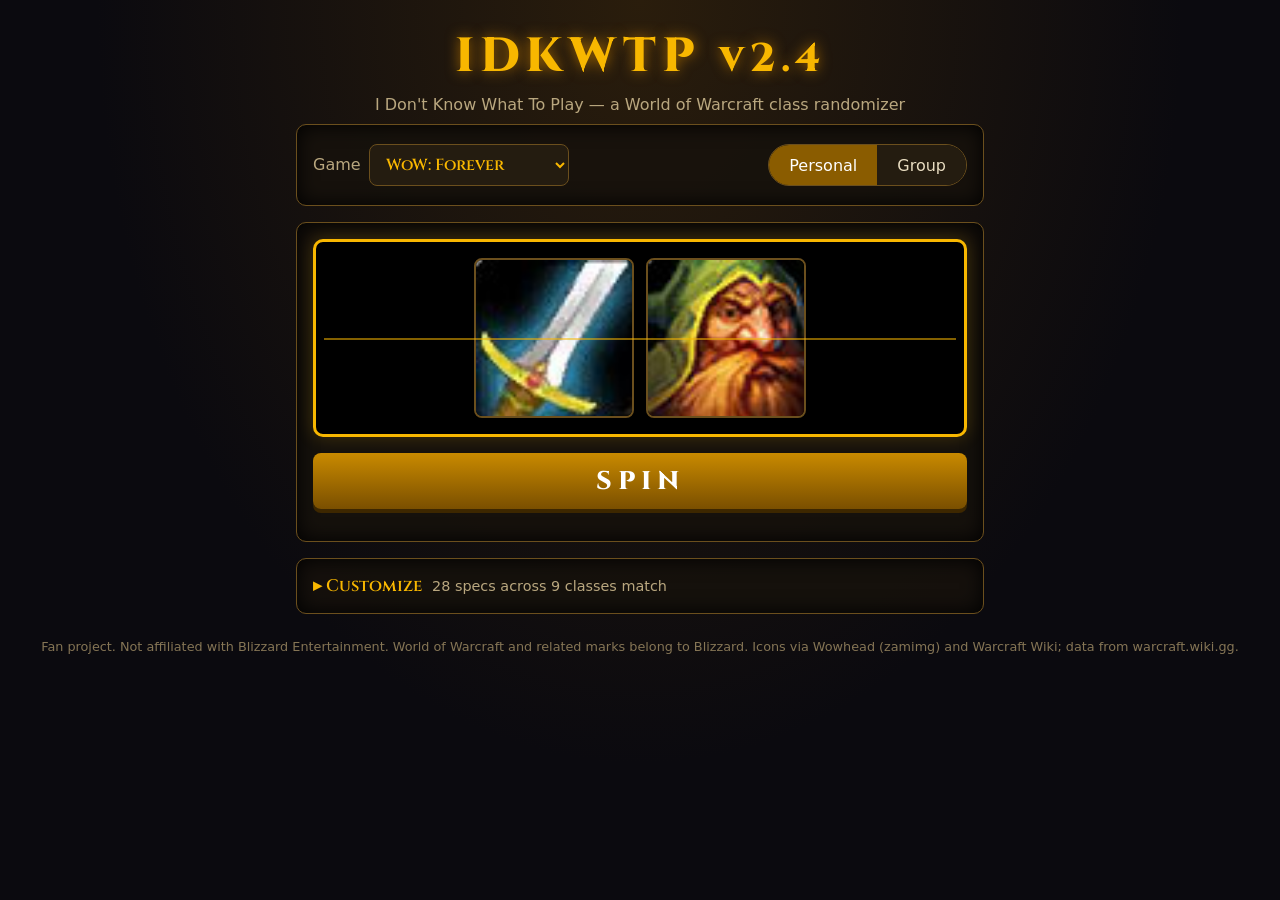
<file: index.html>
<!doctype html>
<html lang="en">
  <head>
    <meta charset="utf-8" />
    <meta name="viewport" content="width=device-width,initial-scale=1" />
    <title>IDKWTP v2.4 — I Don't Know What To Play</title>
    <link rel="preconnect" href="https://fonts.googleapis.com" />
    <link
      href="https://fonts.googleapis.com/css2?family=Cinzel:wght@600;800&display=swap"
      rel="stylesheet"
    />
    <link rel="stylesheet" href="style.css" />
    <link rel="icon" href="assets/classes/warrior.jpg" />
  </head>
  <body>
    <header>
      <h1>IDKWTP <small class="ver">v2.4</small></h1>
      <p>I Don't Know What To Play — a World of Warcraft class randomizer</p>
    </header>
    <main>
      <section class="panel top" data-ui="setup">
        <div class="row center">
          <label class="game"
            >Game
            <select id="game">
              <option value="forever">WoW: Forever</option>
              <option value="retail">Retail (Midnight)</option>
            </select>
          </label>
          <div class="tabs" role="tablist">
            <button data-mode="solo" class="on">Personal</button
            ><button data-mode="group">Group</button>
          </div>
        </div>
        <div id="groupbox" hidden>
          <h2>Players</h2>
          <div class="row">
            <input id="pname" placeholder="Player name" aria-label="Player name" /><button
              id="padd"
            >
              Add
            </button>
          </div>
          <ul id="plist"></ul>
          <label><input type="checkbox" id="nodup" checked /> Avoid duplicate classes</label>
          <label><input type="checkbox" id="comp" /> Enforce 1 tank / 1 healer / rest DPS</label>
        </div>
      </section>
      <section class="panel stage" data-ui="machine">
        <div class="machine">
          <div class="reel"><div class="strip" id="r1"></div></div>
          <div class="reel"><div class="strip" id="r2"></div></div>
        </div>
        <button id="spin" class="big" aria-describedby="count">SPIN</button>
        <div id="tally"></div>
        <div id="result" aria-live="polite"></div>
      </section>
      <details class="panel" data-ui="customize">
        <summary>Customize <span id="count" aria-live="polite"></span></summary>
        <h2>What do you like?</h2>
        <div id="filters"></div>
        <div class="row">
          <label
            >Format
            <select id="bo">
              <option value="1">Single roll</option>
              <option value="3">Best of 3</option>
              <option value="5">Best of 5</option>
            </select>
          </label>
          <label id="faclbl"
            >Faction
            <select id="fac">
              <option value="">Any</option>
              <option>Alliance</option>
              <option>Horde</option>
            </select>
          </label>
        </div>
      </details>
    </main>
    <footer>
      Fan project. Not affiliated with Blizzard Entertainment. World of Warcraft and related marks
      belong to Blizzard. Icons via Wowhead (zamimg) and Warcraft Wiki; data from warcraft.wiki.gg.
    </footer>
    <script src="data/forever.js"></script>
    <script src="data/retail.js"></script>
    <script src="app.js"></script>
  </body>
</html>
</file>
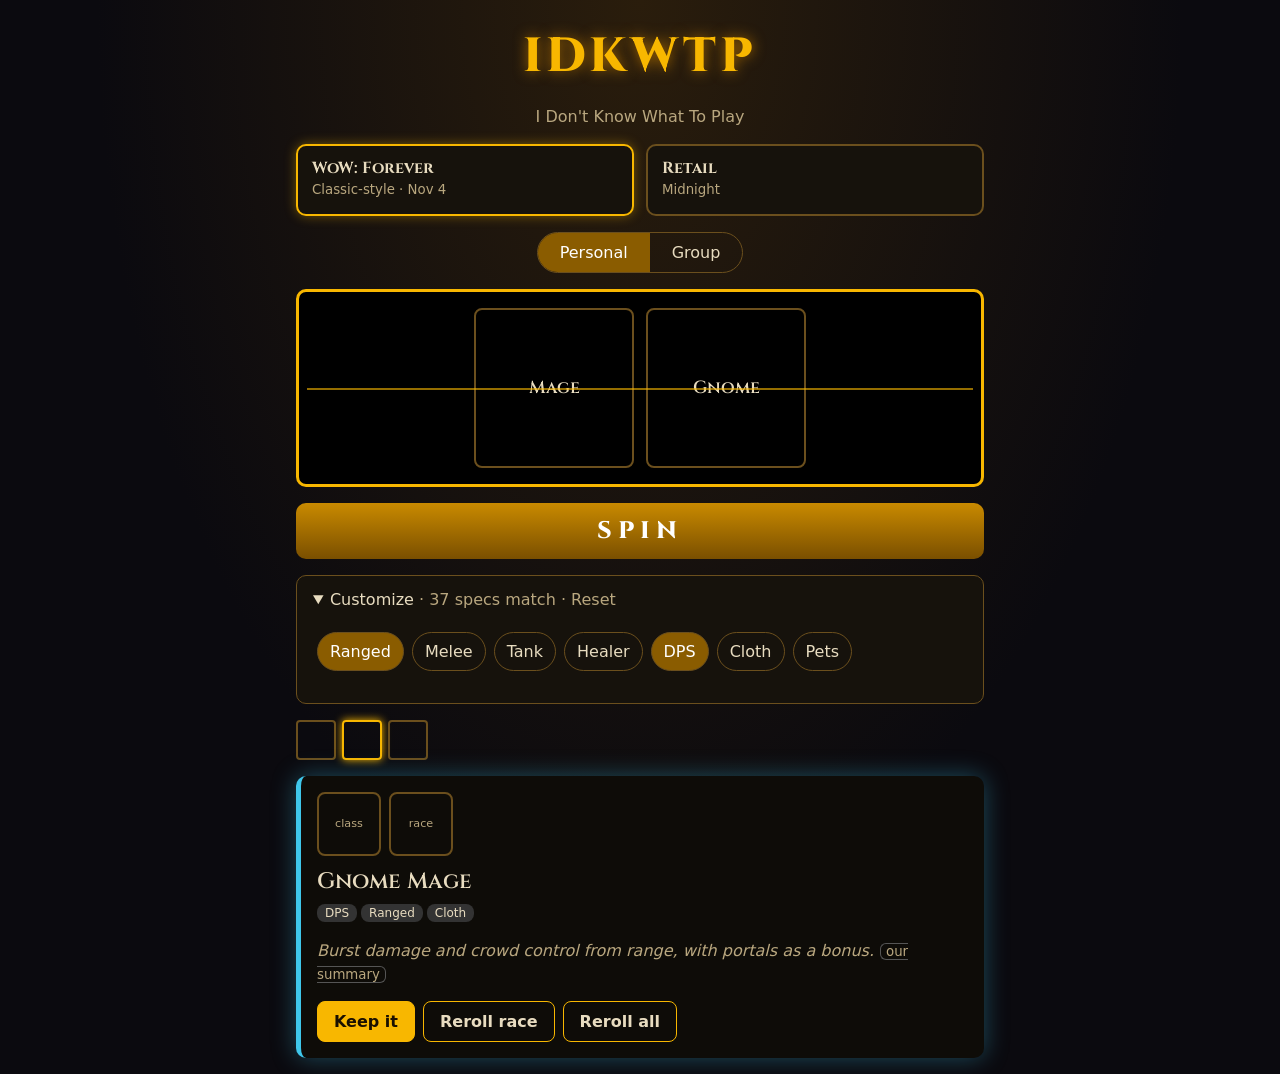
<file: design/mockup.html>
<!doctype html><html lang="en"><head><meta charset="utf-8"><meta name="viewport" content="width=device-width,initial-scale=1"><title>IDKWTP round 2 mockup</title>
<link href="https://fonts.googleapis.com/css2?family=Cinzel:wght@600;800&display=swap" rel="stylesheet">
<style>
:root{--bg:#0b0a0f;--panel:#16120c;--panel-2:#0e0c08;--line:#6b4f1d;--gold:#f8b700;--text:#e8dcc0;--muted:#b9a77f;--r:10px;--fd:"Cinzel",Georgia,serif;--fu:system-ui,"Segoe UI",Roboto,sans-serif;--cc:#3FC7EB}
*{box-sizing:border-box}body{margin:0;background:var(--bg) radial-gradient(ellipse at top,#2a1d0c,var(--bg) 60%);color:var(--text);font:16px/1.45 var(--fu)}
main{max-width:720px;margin:auto;padding:16px;display:grid;gap:16px}h1{font:800 3rem var(--fd);color:var(--gold);text-align:center;margin:8px 0 0;letter-spacing:4px;text-shadow:0 0 14px #a46800}
.sub{text-align:center;color:var(--muted);margin:0}
.games{display:grid;grid-template-columns:1fr 1fr;gap:12px}.game{height:72px;border:2px solid var(--line);border-radius:var(--r);background:var(--panel);padding:10px 14px}.game b{font-family:var(--fd)}.game small{display:block;color:var(--muted)}.game.on{border-color:var(--gold);box-shadow:0 0 12px #f8b70066}
.seg{display:flex;border:1px solid var(--line);border-radius:999px;overflow:hidden;width:max-content;margin:auto}.seg span{padding:8px 22px}.seg .on{background:#8a5c00;color:#fff}
.machine{background:#000;border:3px solid var(--gold);border-radius:var(--r);padding:16px;display:flex;gap:12px;justify-content:center;position:relative}.reel{width:160px;height:160px;border:2px solid var(--line);border-radius:8px;display:grid;place-items:center;font:600 1.1rem var(--fd)}.machine:after{content:"";position:absolute;left:8px;right:8px;top:50%;border-top:2px solid #f8b70099}
.spin{height:56px;width:100%;border:0;border-radius:var(--r);background:linear-gradient(#c98a00,#7a4f00);color:#fff;font:800 1.5rem var(--fd);letter-spacing:6px}
details{background:var(--panel);border:1px solid var(--line);border-radius:var(--r);padding:12px 16px}summary{cursor:pointer}summary em{color:var(--muted);font-style:normal}
.chip{display:inline-block;padding:7px 12px;margin:4px;border:1px solid var(--line);border-radius:999px}.chip.on{background:#8a5c00;color:#fff}
.card{background:var(--panel-2);border-left:5px solid var(--cc);border-radius:var(--r);padding:16px;box-shadow:0 0 24px #3fc7eb59}.icons{display:flex;gap:8px}.ic{width:64px;height:64px;border-radius:8px;border:2px solid var(--line);display:grid;place-items:center;font-size:.7rem;color:var(--muted)}
.card h3{font:600 1.4rem var(--fd);margin:10px 0 4px}.tag{font-size:.75rem;background:#333;border-radius:8px;padding:2px 8px;margin-right:4px}.why{font-style:italic;color:var(--muted)}.why small{font-style:normal;border:1px solid #555;border-radius:6px;padding:0 5px;margin-left:6px}
.acts{display:flex;flex-wrap:wrap;gap:8px;margin-top:12px}.acts button{font:600 1rem var(--fu);padding:10px 16px;border-radius:8px;border:1px solid var(--gold);background:none;color:var(--text)}.acts .p{background:var(--gold);color:#1a1000}
.thumbs{display:flex;gap:6px}.thumbs i{width:40px;height:40px;border:2px solid var(--line);border-radius:4px}.thumbs i.w{border-color:var(--gold);box-shadow:0 0 8px var(--gold)}
@media(max-width:480px){h1{font-size:2rem}.reel{width:112px;height:112px}}
</style></head><body><main>
<h1>IDKWTP</h1><p class="sub">I Don't Know What To Play</p>
<div class="games"><div class="game on"><b>WoW: Forever</b><small>Classic-style · Nov 4</small></div><div class="game"><b>Retail</b><small>Midnight</small></div></div>
<div class="seg"><span class="on">Personal</span><span>Group</span></div>
<div class="machine"><div class="reel">Mage</div><div class="reel">Gnome</div></div>
<button class="spin">SPIN</button>
<details open><summary>Customize <em>· 37 specs match · Reset</em></summary><p><span class="chip on">Ranged</span><span class="chip">Melee</span><span class="chip">Tank</span><span class="chip">Healer</span><span class="chip on">DPS</span><span class="chip">Cloth</span><span class="chip">Pets</span></p></details>
<div class="thumbs"><i></i><i class="w"></i><i></i></div>
<section class="card" aria-live="polite"><div class="icons"><div class="ic">class</div><div class="ic">race</div></div>
<h3>Gnome Mage</h3><span class="tag">DPS</span><span class="tag">Ranged</span><span class="tag">Cloth</span>
<p class="why">Burst damage and crowd control from range, with portals as a bonus.<small>our summary</small></p>
<div class="acts"><button class="p">Keep it</button><button>Reroll race</button><button>Reroll all</button></div></section>
</main></body></html>
</file>
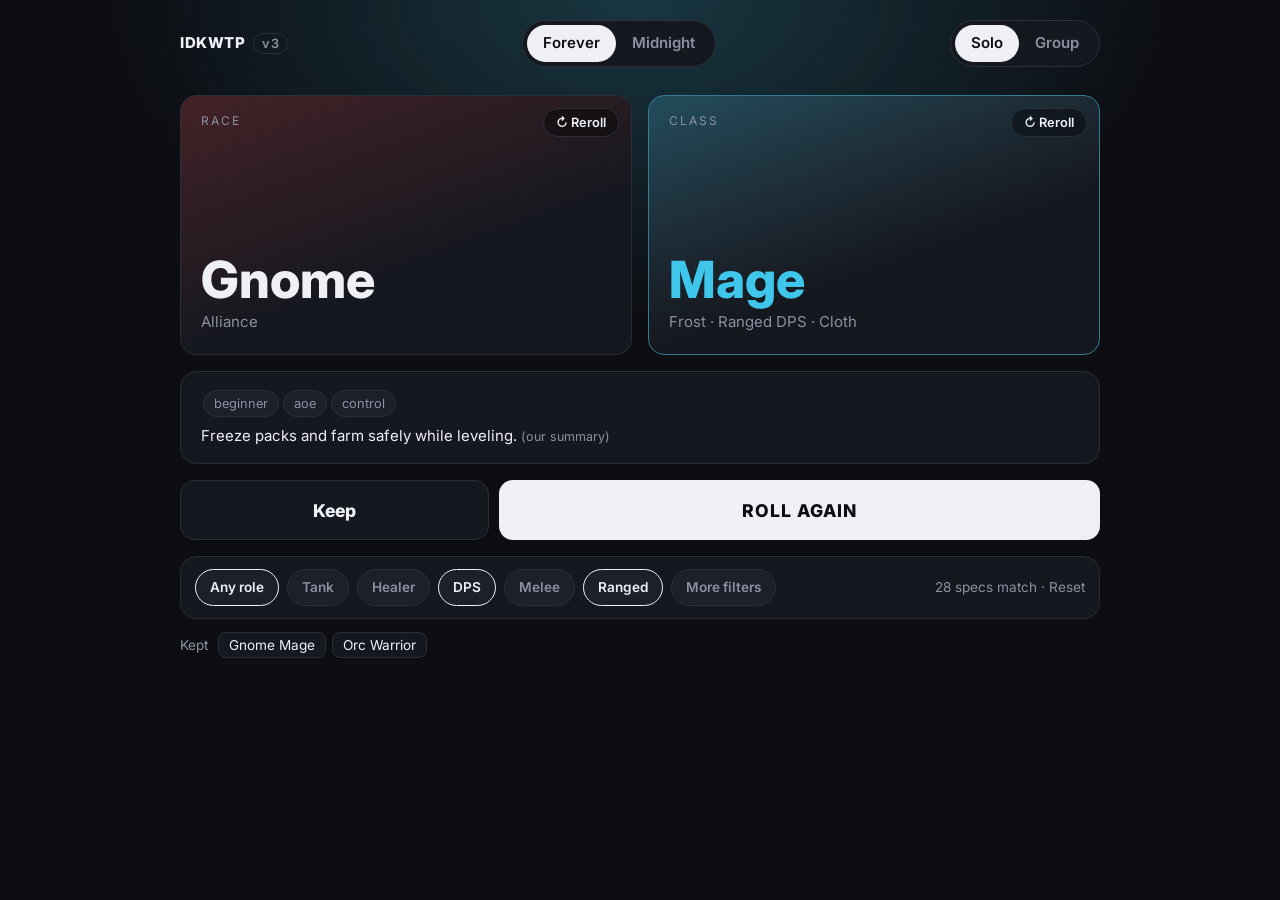
<file: design/v3-mockup.html>
<!doctype html><html lang="en"><head><meta charset="utf-8"><meta name="viewport" content="width=device-width,initial-scale=1"><title>IDKWTP v3 direction</title>
<link href="https://fonts.googleapis.com/css2?family=Inter:wght@400;600;800&display=swap" rel="stylesheet">
<style>
:root{--bg:#0d0e12;--surf:#16181f;--surf2:#1d2029;--line:#2a2e3a;--text:#eef0f5;--muted:#8b91a3;--cc:#3FC7EB;--rc:#B83A3A;--r:16px;--f:Inter,system-ui,sans-serif}
*{box-sizing:border-box}body{margin:0;background:var(--bg);color:var(--text);font:15px/1.5 var(--f)}
body:before{content:"";position:fixed;inset:0;background:radial-gradient(60% 50% at 50% 0%,color-mix(in srgb,var(--cc) 22%,transparent),transparent 70%);pointer-events:none}
.wrap{max-width:960px;margin:auto;padding:20px;position:relative}
nav{display:flex;align-items:center;justify-content:space-between;margin-bottom:28px}
.logo{font-weight:800;letter-spacing:.5px}.logo span{color:var(--muted);font-weight:600;font-size:.8rem;margin-left:8px;border:1px solid var(--line);border-radius:99px;padding:2px 8px}
.seg{display:flex;background:var(--surf);border:1px solid var(--line);border-radius:99px;padding:4px}.seg b{padding:7px 16px;border-radius:99px;font-weight:600;color:var(--muted)}.seg b.on{background:var(--text);color:var(--bg)}
.hero{display:grid;grid-template-columns:1fr 1fr;gap:16px}
.slot{background:var(--surf);border:1px solid var(--line);border-radius:var(--r);padding:20px;min-height:260px;display:flex;flex-direction:column;justify-content:flex-end;position:relative;overflow:hidden}
.slot .k{position:absolute;top:16px;left:20px;font-size:.75rem;letter-spacing:2px;text-transform:uppercase;color:var(--muted)}
.slot .big{font-size:3.2rem;font-weight:800;line-height:1}.slot .sub{color:var(--muted);margin-top:6px}
.slot.c{background:linear-gradient(160deg,color-mix(in srgb,var(--cc) 30%,var(--surf)),var(--surf) 60%);border-color:color-mix(in srgb,var(--cc) 50%,var(--line))}.slot.c .big{color:var(--cc)}
.slot.r{background:linear-gradient(160deg,color-mix(in srgb,var(--rc) 28%,var(--surf)),var(--surf) 60%)}
.slot .re{position:absolute;top:12px;right:12px;background:#0006;border:1px solid var(--line);color:var(--text);border-radius:99px;padding:6px 12px;font:600 .8rem var(--f)}
.why{grid-column:1/-1;background:var(--surf);border:1px solid var(--line);border-radius:var(--r);padding:16px 20px;display:flex;gap:16px;align-items:center;justify-content:space-between;flex-wrap:wrap}
.chips span{display:inline-block;background:var(--surf2);border:1px solid var(--line);border-radius:99px;padding:3px 10px;margin:2px;font-size:.8rem;color:var(--muted)}
.why p{margin:6px 0 0}.why small{color:var(--muted)}
.cta{display:flex;gap:10px;margin:16px 0}.cta button{flex:1;height:60px;border-radius:14px;font:800 1.1rem var(--f);border:1px solid var(--line);background:var(--surf);color:var(--text)}
.cta .go{flex:2;background:var(--text);color:var(--bg);border:0;letter-spacing:1px}
.bar{display:flex;gap:8px;flex-wrap:wrap;align-items:center;background:var(--surf);border:1px solid var(--line);border-radius:var(--r);padding:12px 14px}
.bar .f{background:var(--surf2);border:1px solid var(--line);border-radius:99px;padding:7px 14px;color:var(--muted);font-weight:600;font-size:.85rem}.bar .f.on{color:var(--text);border-color:var(--text)}
.bar .n{margin-left:auto;color:var(--muted);font-size:.85rem}
.kept{margin-top:16px;color:var(--muted);font-size:.85rem}.kept span{color:var(--text);background:var(--surf);border:1px solid var(--line);border-radius:8px;padding:4px 10px;margin-left:6px}
@media(max-width:640px){.hero{grid-template-columns:1fr 1fr;gap:10px}.slot{min-height:170px;padding:14px}.slot .big{font-size:1.9rem}.cta{flex-wrap:wrap}.cta .go{flex-basis:100%}nav{flex-wrap:wrap;gap:10px}}
</style></head><body><div class="wrap">
<nav><div class="logo">IDKWTP<span>v3</span></div><div class="seg"><b class="on">Forever</b><b>Midnight</b></div><div class="seg"><b class="on">Solo</b><b>Group</b></div></nav>
<section class="hero">
<div class="slot r"><div class="k">Race</div><button class="re">↻ Reroll</button><div class="big">Gnome</div><div class="sub">Alliance</div></div>
<div class="slot c"><div class="k">Class</div><button class="re">↻ Reroll</button><div class="big">Mage</div><div class="sub">Frost · Ranged DPS · Cloth</div></div>
<div class="why"><div><div class="chips"><span>beginner</span><span>aoe</span><span>control</span></div><p>Freeze packs and farm safely while leveling. <small>(our summary)</small></p></div></div>
</section>
<div class="cta"><button>Keep</button><button class="go">ROLL AGAIN</button></div>
<div class="bar"><span class="f on">Any role</span><span class="f">Tank</span><span class="f">Healer</span><span class="f on">DPS</span><span class="f">Melee</span><span class="f on">Ranged</span><span class="f">More filters</span><span class="n">28 specs match · Reset</span></div>
<div class="kept">Kept <span>Gnome Mage</span><span>Orc Warrior</span></div>
</div></body></html>
</file>
<file: style.css>
/* Tokens: see design/SPEC.md */
:root {
  --bg: #0b0a0f;
  --bg-glow: #2a1d0c;
  --panel: #16120cdd;
  --panel-2: #0e0c08;
  --line: #6b4f1d;
  --gold: #f8b700;
  --gold-hot: #c98a00;
  --gold-deep: #7a4f00;
  --on: #8a5c00;
  --text: #e8dcc0;
  --muted: #b9a77f;
  --faint: #857555;
  --r: 10px;
  --s1: 4px;
  --s2: 8px;
  --s3: 16px;
  --s4: 24px;
  --fd: "Cinzel", Georgia, serif;
  --fu: system-ui, "Segoe UI", Roboto, sans-serif;
  --reel: 160px;
}
* {
  box-sizing: border-box;
}
body {
  margin: 0;
  background: var(--bg) radial-gradient(ellipse at top, var(--bg-glow), var(--bg) 60%);
  color: var(--text);
  font: 16px/1.45 var(--fu);
  min-height: 100vh;
}
header {
  text-align: center;
  padding: var(--s4) var(--s3) var(--s2);
}
h1 {
  margin: 0;
  font: 800 3rem var(--fd);
  color: var(--gold);
  text-shadow: 0 0 14px #a46800;
  letter-spacing: 6px;
}
header p {
  margin: var(--s1) 0 0;
  color: var(--muted);
}
h2 {
  font: 600 1.05rem var(--fd);
  color: var(--gold);
  margin: var(--s3) 0 var(--s2);
}
main {
  max-width: 720px;
  margin: auto;
  display: grid;
  gap: var(--s3);
  padding: 0 var(--s3);
}
.panel {
  background: var(--panel);
  border: 1px solid var(--line);
  border-radius: var(--r);
  padding: var(--s3);
  box-shadow: inset 0 0 20px #000;
}
.row {
  display: flex;
  flex-wrap: wrap;
  align-items: center;
  gap: var(--s2);
}
.center {
  justify-content: space-between;
}
label {
  color: var(--muted);
}
button,
select,
input {
  background: #241c10;
  color: var(--text);
  border: 1px solid var(--line);
  border-radius: 8px;
  padding: 8px 12px;
  margin: 3px;
  font: inherit;
  cursor: pointer;
  min-height: 40px;
}
button:hover {
  border-color: var(--gold);
}
:focus-visible {
  outline: 2px solid var(--gold);
  outline-offset: 2px;
}
.game select {
  font-family: var(--fd);
  font-weight: 600;
  color: var(--gold);
}
.tabs {
  display: inline-flex;
  border: 1px solid var(--line);
  border-radius: 999px;
  overflow: hidden;
}
.tabs button {
  margin: 0;
  border: 0;
  border-radius: 0;
  padding: 8px 20px;
}
.on,
#filters button.on {
  background: var(--on) !important;
  color: #fff;
  border-color: var(--gold);
}
.stage {
  display: grid;
  gap: var(--s3);
}
.machine {
  position: relative;
  display: flex;
  gap: 12px;
  justify-content: center;
  background: #000;
  padding: var(--s3);
  border-radius: var(--r);
  border: 3px solid var(--gold);
  box-shadow: 0 0 18px #f8b70033;
}
.machine::after {
  content: "";
  position: absolute;
  left: 8px;
  right: 8px;
  top: 50%;
  border-top: 2px solid #f8b70088;
  pointer-events: none;
}
.reel {
  width: var(--reel);
  height: var(--reel);
  overflow: hidden;
  border: 2px solid var(--line);
  border-radius: 8px;
}
.strip img {
  width: var(--reel);
  height: var(--reel);
  display: block;
}
.big {
  display: block;
  width: 100%;
  margin: 0;
  min-height: 56px;
  font: 800 1.6rem var(--fd);
  letter-spacing: 6px;
  color: #fff;
  border: 0;
  background: linear-gradient(var(--gold-hot), var(--gold-deep));
  box-shadow: 0 4px 0 #3d2700;
}
.big:active {
  transform: translateY(2px);
  box-shadow: 0 2px 0 #3d2700;
}
.big[disabled],
.big[aria-disabled="true"],
#spin.off {
  opacity: 0.4;
  cursor: not-allowed;
}
#tally {
  display: flex;
  flex-wrap: wrap;
  gap: 6px;
  justify-content: center;
}
#tally:empty,
#result:empty {
  display: none;
}
#tally img {
  width: 40px;
  border: 2px solid var(--line);
  border-radius: 4px;
}
#tally img.win {
  border-color: var(--gold);
  box-shadow: 0 0 8px var(--gold);
}
.card {
  border-left: 5px solid;
  padding: 12px 16px;
  margin: 8px 0;
  background: var(--panel-2);
  border-radius: var(--r);
  animation: rise 0.25s ease-out;
}
.card h3 {
  margin: 0 0 6px;
  font: 600 1.35rem var(--fd);
}
.card p {
  color: var(--muted);
  margin: 8px 0 0;
}
.tag {
  display: inline-block;
  font-size: 0.78rem;
  background: #2c2618;
  border: 1px solid #3d3420;
  padding: 2px 8px;
  border-radius: 999px;
  margin: 2px;
}
details > summary {
  cursor: pointer;
  font: 600 1.05rem var(--fd);
  color: var(--gold);
  list-style: none;
}
details > summary::-webkit-details-marker {
  display: none;
}
details > summary::before {
  content: "▸ ";
}
details[open] > summary::before {
  content: "▾ ";
}
#count {
  font: 400 0.9rem var(--fu);
  color: var(--muted);
  margin-left: 6px;
}
.group {
  margin: 6px 0;
}
.group b {
  display: inline-block;
  width: 74px;
  font-size: 0.85rem;
  color: var(--muted);
}
#filters button {
  border-radius: 999px;
}
footer {
  text-align: center;
  font-size: 0.8rem;
  color: var(--faint);
  padding: var(--s4);
}
@keyframes rise {
  from {
    opacity: 0;
    transform: translateY(8px);
  }
  to {
    opacity: 1;
    transform: none;
  }
}
@media (max-width: 480px) {
  h1 {
    font-size: 2rem;
    letter-spacing: 3px;
  }
  :root {
    --reel: 112px;
  }
  .center {
    justify-content: center;
  }
}
@media (prefers-reduced-motion: reduce) {
  *,
  *::before,
  *::after {
    animation-duration: 0.01ms !important;
    transition-duration: 0.01ms !important;
  }
}
#spin.off {
  opacity: 0.5;
  cursor: not-allowed;
}
@media (max-width: 480px) {
  header {
    padding: 12px 12px 4px;
  }
  header p {
    font-size: 0.85rem;
  }
  main {
    padding: 0 10px;
    gap: 10px;
  }
  .panel {
    padding: 12px;
  }
  button,
  select,
  input {
    min-height: 44px;
  }
  #filters button {
    min-height: 44px;
    padding: 8px 14px;
  }
  .machine {
    padding: 10px;
  }
  .big {
    min-height: 60px;
  }
  .card h3 {
    font-size: 1.15rem;
  }
}
html {
  overflow-x: hidden;
}
</file>
